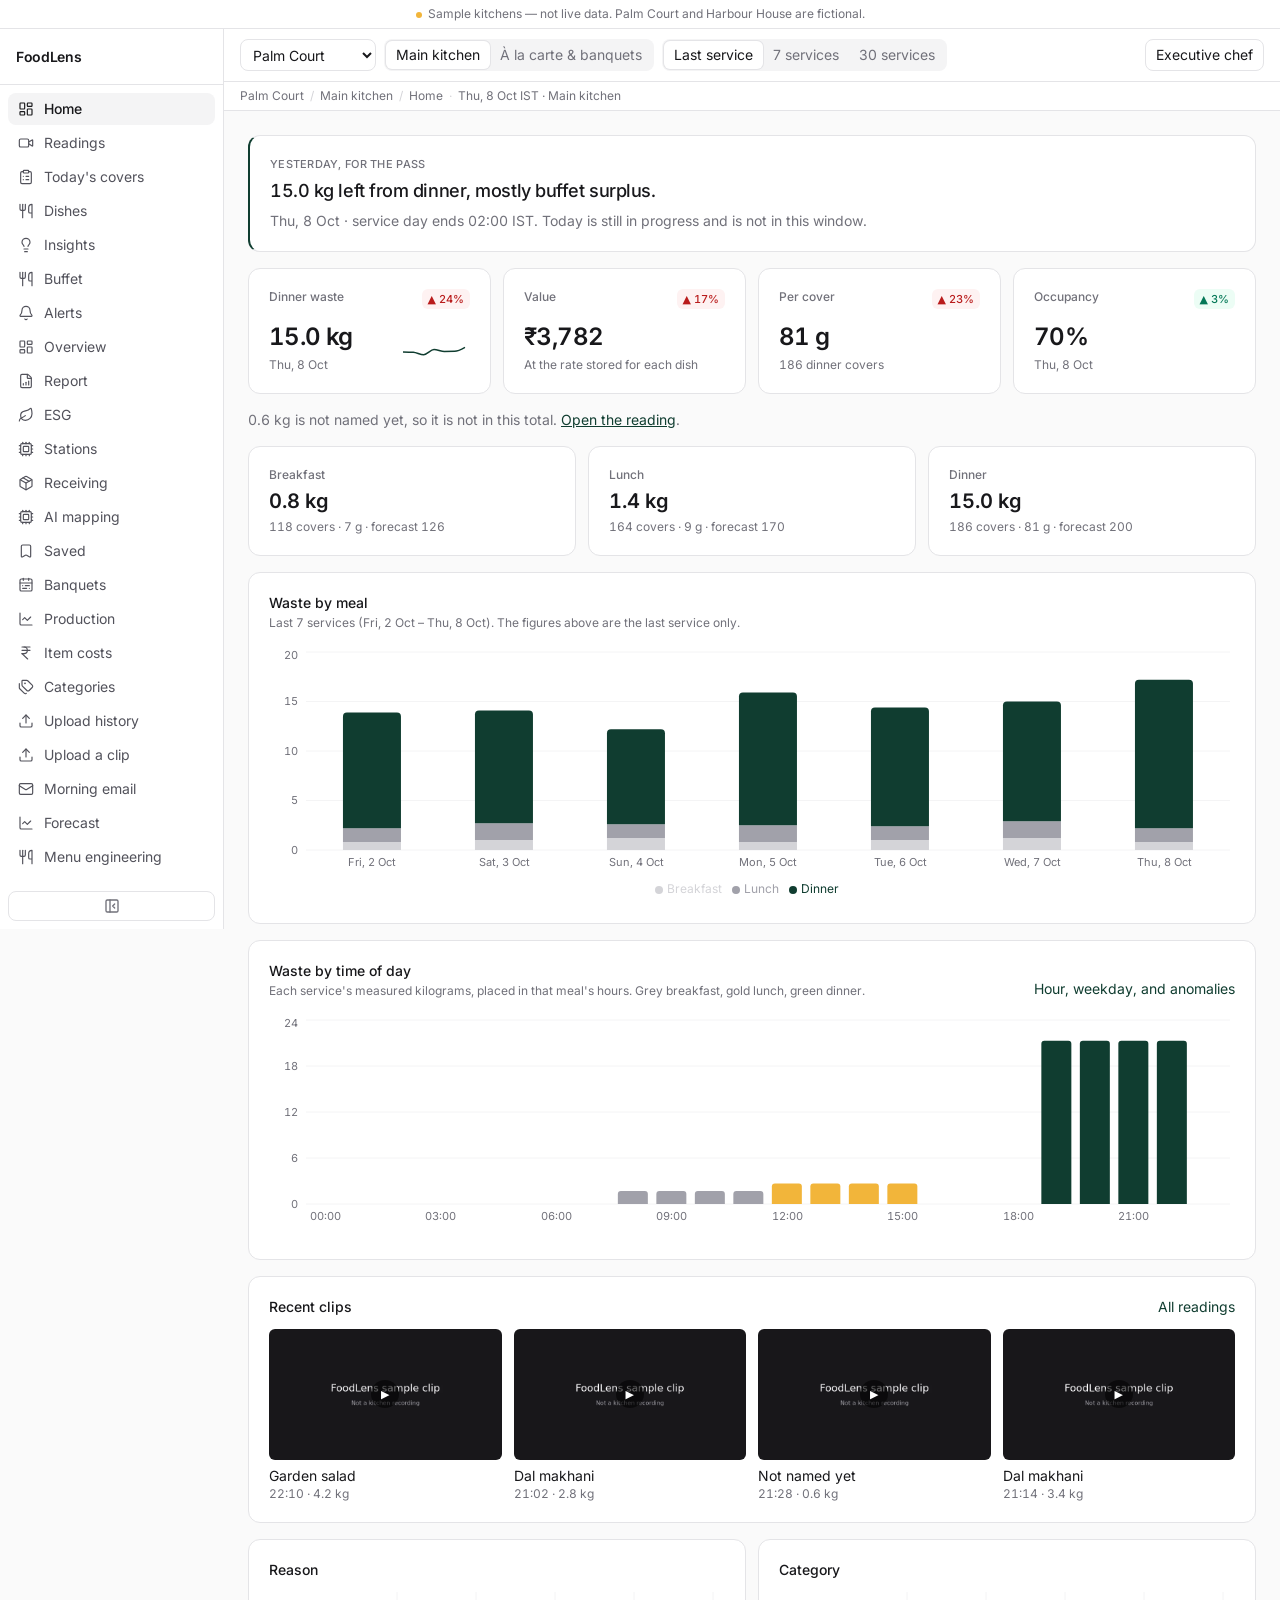
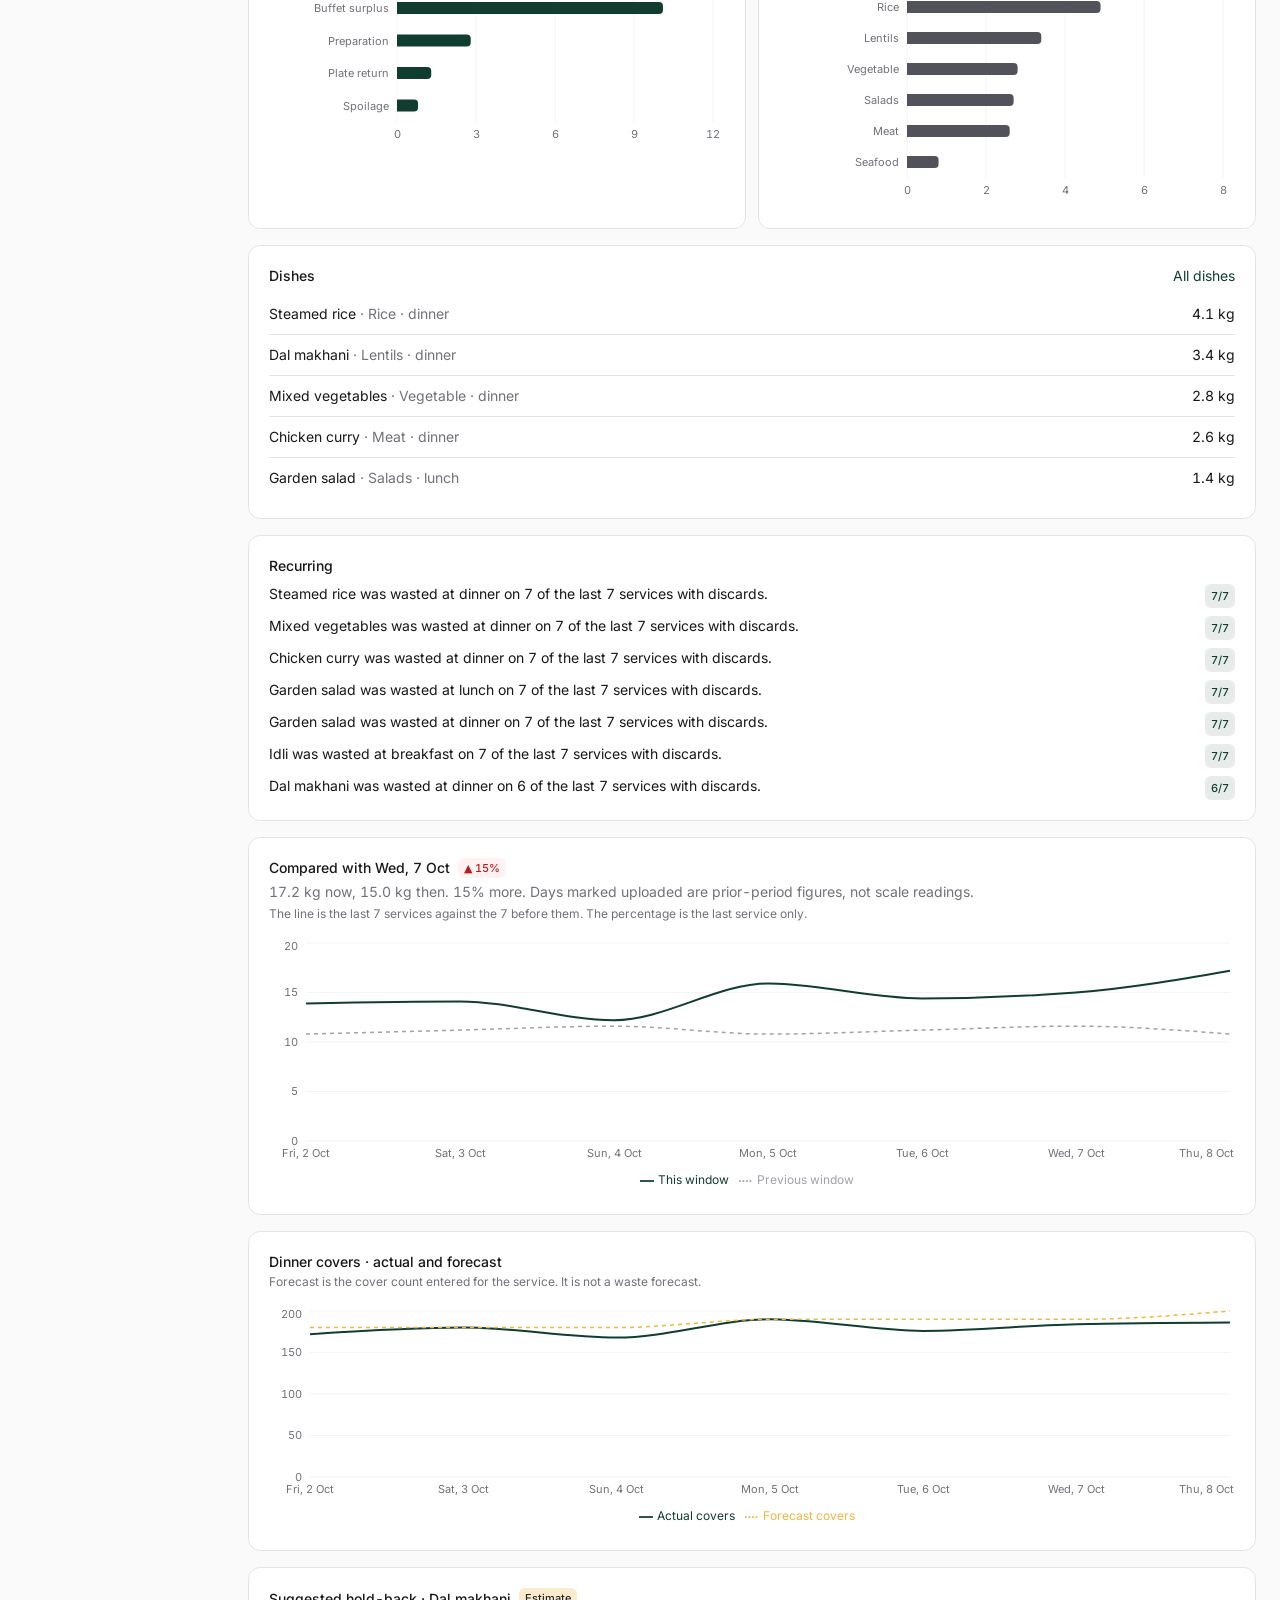
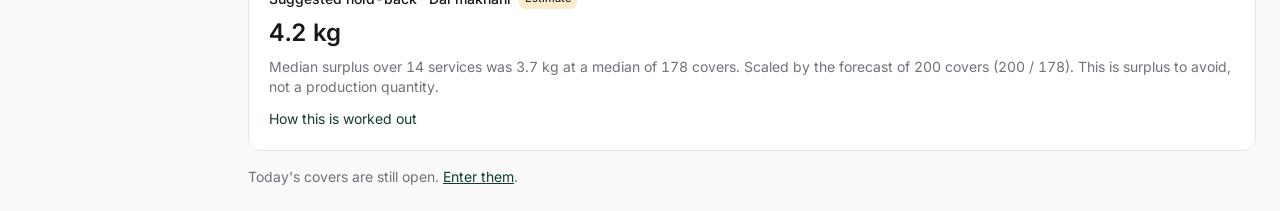
<file: foodlens-v3-preview/index.html>
<!doctype html>
<html lang="en">
  <head>
    <meta charset="UTF-8" />
    <meta name="viewport" content="width=device-width, initial-scale=1.0" />
    <meta name="robots" content="noindex,nofollow" />
    <title>FoodLens</title>
    <script type="module" crossorigin src="/foodlens-v3-preview/assets/index-CcjBht7G.js"></script>
    <link rel="stylesheet" crossorigin href="/foodlens-v3-preview/assets/index-CmCNtGsy.css">
  <script>
(function () {
  var base = '/foodlens-v3-preview'
  var path = location.pathname
  if (path.indexOf(base) !== 0 || location.hash) return
  var extra = path.slice(base.length).replace(/\/index\.html$/, '').replace(/\/$/, '')
  if (extra) location.replace(base + '/#' + extra + location.search)
})()
</script>
  </head>
  <body>
    <div id="root"></div>
  </body>
</html>
</file>
<file: foodlens-v3-preview/assets/index-CmCNtGsy.css>
@font-face{font-family:Inter;font-style:normal;font-display:swap;font-weight:400;src:url(/foodlens-v3-preview/assets/inter-cyrillic-ext-400-normal-BQZuk6qB.woff2) format("woff2"),url(/foodlens-v3-preview/assets/inter-cyrillic-ext-400-normal-DQukG94-.woff) format("woff");unicode-range:U+0460-052F,U+1C80-1C8A,U+20B4,U+2DE0-2DFF,U+A640-A69F,U+FE2E-FE2F}@font-face{font-family:Inter;font-style:normal;font-display:swap;font-weight:400;src:url(/foodlens-v3-preview/assets/inter-cyrillic-400-normal-obahsSVq.woff2) format("woff2"),url(/foodlens-v3-preview/assets/inter-cyrillic-400-normal-HOLc17fK.woff) format("woff");unicode-range:U+0301,U+0400-045F,U+0490-0491,U+04B0-04B1,U+2116}@font-face{font-family:Inter;font-style:normal;font-display:swap;font-weight:400;src:url(/foodlens-v3-preview/assets/inter-greek-ext-400-normal-DGGRlc-M.woff2) format("woff2"),url(/foodlens-v3-preview/assets/inter-greek-ext-400-normal-KugGGMne.woff) format("woff");unicode-range:U+1F00-1FFF}@font-face{font-family:Inter;font-style:normal;font-display:swap;font-weight:400;src:url(/foodlens-v3-preview/assets/inter-greek-400-normal-B4URO6DV.woff2) format("woff2"),url(/foodlens-v3-preview/assets/inter-greek-400-normal-q2sYcFCs.woff) format("woff");unicode-range:U+0370-0377,U+037A-037F,U+0384-038A,U+038C,U+038E-03A1,U+03A3-03FF}@font-face{font-family:Inter;font-style:normal;font-display:swap;font-weight:400;src:url(/foodlens-v3-preview/assets/inter-vietnamese-400-normal-DMkecbls.woff2) format("woff2"),url(/foodlens-v3-preview/assets/inter-vietnamese-400-normal-Bbgyi5SW.woff) format("woff");unicode-range:U+0102-0103,U+0110-0111,U+0128-0129,U+0168-0169,U+01A0-01A1,U+01AF-01B0,U+0300-0301,U+0303-0304,U+0308-0309,U+0323,U+0329,U+1EA0-1EF9,U+20AB}@font-face{font-family:Inter;font-style:normal;font-display:swap;font-weight:400;src:url(/foodlens-v3-preview/assets/inter-latin-ext-400-normal-C1nco2VV.woff2) format("woff2"),url(/foodlens-v3-preview/assets/inter-latin-ext-400-normal-77YHD8bZ.woff) format("woff");unicode-range:U+0100-02BA,U+02BD-02C5,U+02C7-02CC,U+02CE-02D7,U+02DD-02FF,U+0304,U+0308,U+0329,U+1D00-1DBF,U+1E00-1E9F,U+1EF2-1EFF,U+2020,U+20A0-20AB,U+20AD-20C0,U+2113,U+2C60-2C7F,U+A720-A7FF}@font-face{font-family:Inter;font-style:normal;font-display:swap;font-weight:400;src:url(/foodlens-v3-preview/assets/inter-latin-400-normal-C38fXH4l.woff2) format("woff2"),url(/foodlens-v3-preview/assets/inter-latin-400-normal-CyCys3Eg.woff) format("woff");unicode-range:U+0000-00FF,U+0131,U+0152-0153,U+02BB-02BC,U+02C6,U+02DA,U+02DC,U+0304,U+0308,U+0329,U+2000-206F,U+20AC,U+2122,U+2191,U+2193,U+2212,U+2215,U+FEFF,U+FFFD}@font-face{font-family:Inter;font-style:normal;font-display:swap;font-weight:500;src:url(/foodlens-v3-preview/assets/inter-cyrillic-ext-500-normal-B0yAr1jD.woff2) format("woff2"),url(/foodlens-v3-preview/assets/inter-cyrillic-ext-500-normal-BmqWE9Dz.woff) format("woff");unicode-range:U+0460-052F,U+1C80-1C8A,U+20B4,U+2DE0-2DFF,U+A640-A69F,U+FE2E-FE2F}@font-face{font-family:Inter;font-style:normal;font-display:swap;font-weight:500;src:url(/foodlens-v3-preview/assets/inter-cyrillic-500-normal-BasfLYem.woff2) format("woff2"),url(/foodlens-v3-preview/assets/inter-cyrillic-500-normal-CxZf_p3X.woff) format("woff");unicode-range:U+0301,U+0400-045F,U+0490-0491,U+04B0-04B1,U+2116}@font-face{font-family:Inter;font-style:normal;font-display:swap;font-weight:500;src:url(/foodlens-v3-preview/assets/inter-greek-ext-500-normal-C4iEst2y.woff2) format("woff2"),url(/foodlens-v3-preview/assets/inter-greek-ext-500-normal-2j5mBUwD.woff) format("woff");unicode-range:U+1F00-1FFF}@font-face{font-family:Inter;font-style:normal;font-display:swap;font-weight:500;src:url(/foodlens-v3-preview/assets/inter-greek-500-normal-BIZE56-Y.woff2) format("woff2"),url(/foodlens-v3-preview/assets/inter-greek-500-normal-Xzm54t5V.woff) format("woff");unicode-range:U+0370-0377,U+037A-037F,U+0384-038A,U+038C,U+038E-03A1,U+03A3-03FF}@font-face{font-family:Inter;font-style:normal;font-display:swap;font-weight:500;src:url(/foodlens-v3-preview/assets/inter-vietnamese-500-normal-DOriooB6.woff2) format("woff2"),url(/foodlens-v3-preview/assets/inter-vietnamese-500-normal-mJboJaSs.woff) format("woff");unicode-range:U+0102-0103,U+0110-0111,U+0128-0129,U+0168-0169,U+01A0-01A1,U+01AF-01B0,U+0300-0301,U+0303-0304,U+0308-0309,U+0323,U+0329,U+1EA0-1EF9,U+20AB}@font-face{font-family:Inter;font-style:normal;font-display:swap;font-weight:500;src:url(/foodlens-v3-preview/assets/inter-latin-ext-500-normal-CV4jyFjo.woff2) format("woff2"),url(/foodlens-v3-preview/assets/inter-latin-ext-500-normal-BxGbmqWO.woff) format("woff");unicode-range:U+0100-02BA,U+02BD-02C5,U+02C7-02CC,U+02CE-02D7,U+02DD-02FF,U+0304,U+0308,U+0329,U+1D00-1DBF,U+1E00-1E9F,U+1EF2-1EFF,U+2020,U+20A0-20AB,U+20AD-20C0,U+2113,U+2C60-2C7F,U+A720-A7FF}@font-face{font-family:Inter;font-style:normal;font-display:swap;font-weight:500;src:url(/foodlens-v3-preview/assets/inter-latin-500-normal-Cerq10X2.woff2) format("woff2"),url(/foodlens-v3-preview/assets/inter-latin-500-normal-BL9OpVg8.woff) format("woff");unicode-range:U+0000-00FF,U+0131,U+0152-0153,U+02BB-02BC,U+02C6,U+02DA,U+02DC,U+0304,U+0308,U+0329,U+2000-206F,U+20AC,U+2122,U+2191,U+2193,U+2212,U+2215,U+FEFF,U+FFFD}@font-face{font-family:Inter;font-style:normal;font-display:swap;font-weight:600;src:url(/foodlens-v3-preview/assets/inter-cyrillic-ext-600-normal-Dfes3d0z.woff2) format("woff2"),url(/foodlens-v3-preview/assets/inter-cyrillic-ext-600-normal-Bcila6Z-.woff) format("woff");unicode-range:U+0460-052F,U+1C80-1C8A,U+20B4,U+2DE0-2DFF,U+A640-A69F,U+FE2E-FE2F}@font-face{font-family:Inter;font-style:normal;font-display:swap;font-weight:600;src:url(/foodlens-v3-preview/assets/inter-cyrillic-600-normal-CWCymEST.woff2) format("woff2"),url(/foodlens-v3-preview/assets/inter-cyrillic-600-normal-4D_pXhcN.woff) format("woff");unicode-range:U+0301,U+0400-045F,U+0490-0491,U+04B0-04B1,U+2116}@font-face{font-family:Inter;font-style:normal;font-display:swap;font-weight:600;src:url(/foodlens-v3-preview/assets/inter-greek-ext-600-normal-DRtmH8MT.woff2) format("woff2"),url(/foodlens-v3-preview/assets/inter-greek-ext-600-normal-B8X0CLgF.woff) format("woff");unicode-range:U+1F00-1FFF}@font-face{font-family:Inter;font-style:normal;font-display:swap;font-weight:600;src:url(/foodlens-v3-preview/assets/inter-greek-600-normal-plRanbMR.woff2) format("woff2"),url(/foodlens-v3-preview/assets/inter-greek-600-normal-BZpKdvQh.woff) format("woff");unicode-range:U+0370-0377,U+037A-037F,U+0384-038A,U+038C,U+038E-03A1,U+03A3-03FF}@font-face{font-family:Inter;font-style:normal;font-display:swap;font-weight:600;src:url(/foodlens-v3-preview/assets/inter-vietnamese-600-normal-Cc8MFFhd.woff2) format("woff2"),url(/foodlens-v3-preview/assets/inter-vietnamese-600-normal-BuLX-rYi.woff) format("woff");unicode-range:U+0102-0103,U+0110-0111,U+0128-0129,U+0168-0169,U+01A0-01A1,U+01AF-01B0,U+0300-0301,U+0303-0304,U+0308-0309,U+0323,U+0329,U+1EA0-1EF9,U+20AB}@font-face{font-family:Inter;font-style:normal;font-display:swap;font-weight:600;src:url(/foodlens-v3-preview/assets/inter-latin-ext-600-normal-D2bJ5OIk.woff2) format("woff2"),url(/foodlens-v3-preview/assets/inter-latin-ext-600-normal-CIVaiw4L.woff) format("woff");unicode-range:U+0100-02BA,U+02BD-02C5,U+02C7-02CC,U+02CE-02D7,U+02DD-02FF,U+0304,U+0308,U+0329,U+1D00-1DBF,U+1E00-1E9F,U+1EF2-1EFF,U+2020,U+20A0-20AB,U+20AD-20C0,U+2113,U+2C60-2C7F,U+A720-A7FF}@font-face{font-family:Inter;font-style:normal;font-display:swap;font-weight:600;src:url(/foodlens-v3-preview/assets/inter-latin-600-normal-LgqL8muc.woff2) format("woff2"),url(/foodlens-v3-preview/assets/inter-latin-600-normal-CiBQ2DWP.woff) format("woff");unicode-range:U+0000-00FF,U+0131,U+0152-0153,U+02BB-02BC,U+02C6,U+02DA,U+02DC,U+0304,U+0308,U+0329,U+2000-206F,U+20AC,U+2122,U+2191,U+2193,U+2212,U+2215,U+FEFF,U+FFFD}*,:before,:after{--tw-border-spacing-x: 0;--tw-border-spacing-y: 0;--tw-translate-x: 0;--tw-translate-y: 0;--tw-rotate: 0;--tw-skew-x: 0;--tw-skew-y: 0;--tw-scale-x: 1;--tw-scale-y: 1;--tw-pan-x: ;--tw-pan-y: ;--tw-pinch-zoom: ;--tw-scroll-snap-strictness: proximity;--tw-gradient-from-position: ;--tw-gradient-via-position: ;--tw-gradient-to-position: ;--tw-ordinal: ;--tw-slashed-zero: ;--tw-numeric-figure: ;--tw-numeric-spacing: ;--tw-numeric-fraction: ;--tw-ring-inset: ;--tw-ring-offset-width: 0px;--tw-ring-offset-color: #fff;--tw-ring-color: rgb(59 130 246 / .5);--tw-ring-offset-shadow: 0 0 #0000;--tw-ring-shadow: 0 0 #0000;--tw-shadow: 0 0 #0000;--tw-shadow-colored: 0 0 #0000;--tw-blur: ;--tw-brightness: ;--tw-contrast: ;--tw-grayscale: ;--tw-hue-rotate: ;--tw-invert: ;--tw-saturate: ;--tw-sepia: ;--tw-drop-shadow: ;--tw-backdrop-blur: ;--tw-backdrop-brightness: ;--tw-backdrop-contrast: ;--tw-backdrop-grayscale: ;--tw-backdrop-hue-rotate: ;--tw-backdrop-invert: ;--tw-backdrop-opacity: ;--tw-backdrop-saturate: ;--tw-backdrop-sepia: ;--tw-contain-size: ;--tw-contain-layout: ;--tw-contain-paint: ;--tw-contain-style: }::backdrop{--tw-border-spacing-x: 0;--tw-border-spacing-y: 0;--tw-translate-x: 0;--tw-translate-y: 0;--tw-rotate: 0;--tw-skew-x: 0;--tw-skew-y: 0;--tw-scale-x: 1;--tw-scale-y: 1;--tw-pan-x: ;--tw-pan-y: ;--tw-pinch-zoom: ;--tw-scroll-snap-strictness: proximity;--tw-gradient-from-position: ;--tw-gradient-via-position: ;--tw-gradient-to-position: ;--tw-ordinal: ;--tw-slashed-zero: ;--tw-numeric-figure: ;--tw-numeric-spacing: ;--tw-numeric-fraction: ;--tw-ring-inset: ;--tw-ring-offset-width: 0px;--tw-ring-offset-color: #fff;--tw-ring-color: rgb(59 130 246 / .5);--tw-ring-offset-shadow: 0 0 #0000;--tw-ring-shadow: 0 0 #0000;--tw-shadow: 0 0 #0000;--tw-shadow-colored: 0 0 #0000;--tw-blur: ;--tw-brightness: ;--tw-contrast: ;--tw-grayscale: ;--tw-hue-rotate: ;--tw-invert: ;--tw-saturate: ;--tw-sepia: ;--tw-drop-shadow: ;--tw-backdrop-blur: ;--tw-backdrop-brightness: ;--tw-backdrop-contrast: ;--tw-backdrop-grayscale: ;--tw-backdrop-hue-rotate: ;--tw-backdrop-invert: ;--tw-backdrop-opacity: ;--tw-backdrop-saturate: ;--tw-backdrop-sepia: ;--tw-contain-size: ;--tw-contain-layout: ;--tw-contain-paint: ;--tw-contain-style: }*,:before,:after{box-sizing:border-box;border-width:0;border-style:solid;border-color:#e5e7eb}:before,:after{--tw-content: ""}html,:host{line-height:1.5;-webkit-text-size-adjust:100%;-moz-tab-size:4;-o-tab-size:4;tab-size:4;font-family:Inter,ui-sans-serif,system-ui,sans-serif;font-feature-settings:normal;font-variation-settings:normal;-webkit-tap-highlight-color:transparent}body{margin:0;line-height:inherit}hr{height:0;color:inherit;border-top-width:1px}abbr:where([title]){-webkit-text-decoration:underline dotted;text-decoration:underline dotted}h1,h2,h3,h4,h5,h6{font-size:inherit;font-weight:inherit}a{color:inherit;text-decoration:inherit}b,strong{font-weight:bolder}code,kbd,samp,pre{font-family:ui-monospace,SFMono-Regular,Menlo,Monaco,Consolas,Liberation Mono,Courier New,monospace;font-feature-settings:normal;font-variation-settings:normal;font-size:1em}small{font-size:80%}sub,sup{font-size:75%;line-height:0;position:relative;vertical-align:baseline}sub{bottom:-.25em}sup{top:-.5em}table{text-indent:0;border-color:inherit;border-collapse:collapse}button,input,optgroup,select,textarea{font-family:inherit;font-feature-settings:inherit;font-variation-settings:inherit;font-size:100%;font-weight:inherit;line-height:inherit;letter-spacing:inherit;color:inherit;margin:0;padding:0}button,select{text-transform:none}button,input:where([type=button]),input:where([type=reset]),input:where([type=submit]){-webkit-appearance:button;background-color:transparent;background-image:none}:-moz-focusring{outline:auto}:-moz-ui-invalid{box-shadow:none}progress{vertical-align:baseline}::-webkit-inner-spin-button,::-webkit-outer-spin-button{height:auto}[type=search]{-webkit-appearance:textfield;outline-offset:-2px}::-webkit-search-decoration{-webkit-appearance:none}::-webkit-file-upload-button{-webkit-appearance:button;font:inherit}summary{display:list-item}blockquote,dl,dd,h1,h2,h3,h4,h5,h6,hr,figure,p,pre{margin:0}fieldset{margin:0;padding:0}legend{padding:0}ol,ul,menu{list-style:none;margin:0;padding:0}dialog{padding:0}textarea{resize:vertical}input::-moz-placeholder,textarea::-moz-placeholder{opacity:1;color:#9ca3af}input::placeholder,textarea::placeholder{opacity:1;color:#9ca3af}button,[role=button]{cursor:pointer}:disabled{cursor:default}img,svg,video,canvas,audio,iframe,embed,object{display:block;vertical-align:middle}img,video{max-width:100%;height:auto}[hidden]:where(:not([hidden=until-found])){display:none}.container{width:100%}@media(min-width:640px){.container{max-width:640px}}@media(min-width:768px){.container{max-width:768px}}@media(min-width:1024px){.container{max-width:1024px}}@media(min-width:1280px){.container{max-width:1280px}}@media(min-width:1536px){.container{max-width:1536px}}.sr-only{position:absolute;width:1px;height:1px;padding:0;margin:-1px;overflow:hidden;clip:rect(0,0,0,0);white-space:nowrap;border-width:0}.fixed{position:fixed}.absolute{position:absolute}.relative{position:relative}.sticky{position:sticky}.inset-0{top:0;right:0;bottom:0;left:0}.inset-x-0{left:0;right:0}.inset-y-0{top:0;bottom:0}.bottom-0{bottom:0}.bottom-20{bottom:5rem}.left-0{left:0}.left-3{left:.75rem}.right-0{right:0}.right-3{right:.75rem}.right-4{right:1rem}.top-0{top:0}.top-3{top:.75rem}.z-10{z-index:10}.z-20{z-index:20}.z-30{z-index:30}.z-40{z-index:40}.z-50{z-index:50}.col-span-2{grid-column:span 2 / span 2}.m-2{margin:.5rem}.mx-1\.5{margin-left:.375rem;margin-right:.375rem}.mx-auto{margin-left:auto;margin-right:auto}.-mb-px{margin-bottom:-1px}.mb-1\.5{margin-bottom:.375rem}.mb-2{margin-bottom:.5rem}.mb-3{margin-bottom:.75rem}.ml-2{margin-left:.5rem}.ml-auto{margin-left:auto}.mr-1\.5{margin-right:.375rem}.mt-0\.5{margin-top:.125rem}.mt-1{margin-top:.25rem}.mt-1\.5{margin-top:.375rem}.mt-2{margin-top:.5rem}.mt-3{margin-top:.75rem}.mt-4{margin-top:1rem}.mt-6{margin-top:1.5rem}.block{display:block}.inline-block{display:inline-block}.flex{display:flex}.inline-flex{display:inline-flex}.table{display:table}.grid{display:grid}.hidden{display:none}.aspect-video{aspect-ratio:16 / 9}.h-1\.5{height:.375rem}.h-10{height:2.5rem}.h-12{height:3rem}.h-14{height:3.5rem}.h-16{height:4rem}.h-48{height:12rem}.h-56{height:14rem}.h-64{height:16rem}.h-7{height:1.75rem}.h-8{height:2rem}.h-9{height:2.25rem}.h-full{height:100%}.h-screen{height:100vh}.max-h-\[32rem\]{max-height:32rem}.min-h-screen{min-height:100vh}.w-1\.5{width:.375rem}.w-14{width:3.5rem}.w-16{width:4rem}.w-20{width:5rem}.w-24{width:6rem}.w-28{width:7rem}.w-48{width:12rem}.w-56{width:14rem}.w-64{width:16rem}.w-7{width:1.75rem}.w-9{width:2.25rem}.w-\[72px\]{width:72px}.w-full{width:100%}.min-w-0{min-width:0px}.max-w-2xl{max-width:42rem}.max-w-md{max-width:28rem}.max-w-sm{max-width:24rem}.flex-1{flex:1 1 0%}.shrink-0{flex-shrink:0}.transform{transform:translate(var(--tw-translate-x),var(--tw-translate-y)) rotate(var(--tw-rotate)) skew(var(--tw-skew-x)) skewY(var(--tw-skew-y)) scaleX(var(--tw-scale-x)) scaleY(var(--tw-scale-y))}@keyframes pulse{50%{opacity:.5}}.animate-pulse{animation:pulse 2s cubic-bezier(.4,0,.6,1) infinite}.cursor-pointer{cursor:pointer}.grid-cols-2{grid-template-columns:repeat(2,minmax(0,1fr))}.grid-cols-3{grid-template-columns:repeat(3,minmax(0,1fr))}.grid-cols-4{grid-template-columns:repeat(4,minmax(0,1fr))}.flex-col{flex-direction:column}.flex-wrap{flex-wrap:wrap}.items-start{align-items:flex-start}.items-end{align-items:flex-end}.items-center{align-items:center}.justify-center{justify-content:center}.justify-between{justify-content:space-between}.gap-0\.5{gap:.125rem}.gap-1{gap:.25rem}.gap-2{gap:.5rem}.gap-2\.5{gap:.625rem}.gap-3{gap:.75rem}.gap-4{gap:1rem}.overflow-auto{overflow:auto}.overflow-hidden{overflow:hidden}.overflow-x-auto{overflow-x:auto}.overflow-y-auto{overflow-y:auto}.rounded-full{border-radius:9999px}.rounded-lg{border-radius:.5rem}.rounded-md{border-radius:.375rem}.rounded-xl{border-radius:.75rem}.border{border-width:1px}.border-b{border-bottom-width:1px}.border-b-2{border-bottom-width:2px}.border-l-2{border-left-width:2px}.border-r{border-right-width:1px}.border-t{border-top-width:1px}.border-dashed{border-style:dashed}.border-forest{--tw-border-opacity: 1;border-color:rgb(16 61 48 / var(--tw-border-opacity, 1))}.border-line{--tw-border-opacity: 1;border-color:rgb(228 228 231 / var(--tw-border-opacity, 1))}.border-transparent{border-color:transparent}.border-zinc-300{--tw-border-opacity: 1;border-color:rgb(212 212 216 / var(--tw-border-opacity, 1))}.border-l-forest{--tw-border-opacity: 1;border-left-color:rgb(16 61 48 / var(--tw-border-opacity, 1))}.bg-\[\#f2b53a\]\/25{background-color:#f2b53a40}.bg-black\/55{background-color:#0000008c}.bg-black\/60{background-color:#0009}.bg-canvas{--tw-bg-opacity: 1;background-color:rgb(250 250 250 / var(--tw-bg-opacity, 1))}.bg-emerald-50{--tw-bg-opacity: 1;background-color:rgb(236 253 245 / var(--tw-bg-opacity, 1))}.bg-forest{--tw-bg-opacity: 1;background-color:rgb(16 61 48 / var(--tw-bg-opacity, 1))}.bg-forest\/10{background-color:#103d301a}.bg-forest\/5{background-color:#103d300d}.bg-red-50{--tw-bg-opacity: 1;background-color:rgb(254 242 242 / var(--tw-bg-opacity, 1))}.bg-turmeric{--tw-bg-opacity: 1;background-color:rgb(242 181 58 / var(--tw-bg-opacity, 1))}.bg-white{--tw-bg-opacity: 1;background-color:rgb(255 255 255 / var(--tw-bg-opacity, 1))}.bg-zinc-100{--tw-bg-opacity: 1;background-color:rgb(244 244 245 / var(--tw-bg-opacity, 1))}.bg-zinc-50{--tw-bg-opacity: 1;background-color:rgb(250 250 250 / var(--tw-bg-opacity, 1))}.bg-zinc-900\/20{background-color:#18181b33}.bg-zinc-950{--tw-bg-opacity: 1;background-color:rgb(9 9 11 / var(--tw-bg-opacity, 1))}.object-cover{-o-object-fit:cover;object-fit:cover}.p-0\.5{padding:.125rem}.p-1{padding:.25rem}.p-1\.5{padding:.375rem}.p-2{padding:.5rem}.p-3{padding:.75rem}.p-4{padding:1rem}.px-1{padding-left:.25rem;padding-right:.25rem}.px-1\.5{padding-left:.375rem;padding-right:.375rem}.px-2{padding-left:.5rem;padding-right:.5rem}.px-2\.5{padding-left:.625rem;padding-right:.625rem}.px-3{padding-left:.75rem;padding-right:.75rem}.px-4{padding-left:1rem;padding-right:1rem}.px-5{padding-left:1.25rem;padding-right:1.25rem}.py-0\.5{padding-top:.125rem;padding-bottom:.125rem}.py-1{padding-top:.25rem;padding-bottom:.25rem}.py-1\.5{padding-top:.375rem;padding-bottom:.375rem}.py-10{padding-top:2.5rem;padding-bottom:2.5rem}.py-16{padding-top:4rem;padding-bottom:4rem}.py-2{padding-top:.5rem;padding-bottom:.5rem}.py-2\.5{padding-top:.625rem;padding-bottom:.625rem}.py-3{padding-top:.75rem;padding-bottom:.75rem}.py-4{padding-top:1rem;padding-bottom:1rem}.py-6{padding-top:1.5rem;padding-bottom:1.5rem}.py-8{padding-top:2rem;padding-bottom:2rem}.pb-2{padding-bottom:.5rem}.pb-20{padding-bottom:5rem}.pb-3{padding-bottom:.75rem}.pb-4{padding-bottom:1rem}.pt-4{padding-top:1rem}.text-left{text-align:left}.text-center{text-align:center}.text-right{text-align:right}.align-middle{vertical-align:middle}.text-2xl{font-size:1.5rem;line-height:2rem}.text-3xl{font-size:1.875rem;line-height:2.25rem}.text-\[10px\]{font-size:10px}.text-\[11px\]{font-size:11px}.text-base{font-size:1rem;line-height:1.5rem}.text-lg{font-size:1.125rem;line-height:1.75rem}.text-sm{font-size:.875rem;line-height:1.25rem}.text-xl{font-size:1.25rem;line-height:1.75rem}.text-xs{font-size:.75rem;line-height:1rem}.font-medium{font-weight:500}.font-semibold{font-weight:600}.uppercase{text-transform:uppercase}.capitalize{text-transform:capitalize}.tabular-nums{--tw-numeric-spacing: tabular-nums;font-variant-numeric:var(--tw-ordinal) var(--tw-slashed-zero) var(--tw-numeric-figure) var(--tw-numeric-spacing) var(--tw-numeric-fraction)}.tracking-tight{letter-spacing:-.025em}.tracking-wide{letter-spacing:.025em}.text-emerald-700{--tw-text-opacity: 1;color:rgb(4 120 87 / var(--tw-text-opacity, 1))}.text-forest{--tw-text-opacity: 1;color:rgb(16 61 48 / var(--tw-text-opacity, 1))}.text-ink{--tw-text-opacity: 1;color:rgb(24 24 27 / var(--tw-text-opacity, 1))}.text-muted{--tw-text-opacity: 1;color:rgb(113 113 122 / var(--tw-text-opacity, 1))}.text-red-700{--tw-text-opacity: 1;color:rgb(185 28 28 / var(--tw-text-opacity, 1))}.text-white{--tw-text-opacity: 1;color:rgb(255 255 255 / var(--tw-text-opacity, 1))}.text-zinc-300{--tw-text-opacity: 1;color:rgb(212 212 216 / var(--tw-text-opacity, 1))}.text-zinc-400{--tw-text-opacity: 1;color:rgb(161 161 170 / var(--tw-text-opacity, 1))}.text-zinc-600{--tw-text-opacity: 1;color:rgb(82 82 91 / var(--tw-text-opacity, 1))}.text-zinc-700{--tw-text-opacity: 1;color:rgb(63 63 70 / var(--tw-text-opacity, 1))}.text-zinc-800{--tw-text-opacity: 1;color:rgb(39 39 42 / var(--tw-text-opacity, 1))}.underline{text-decoration-line:underline}.shadow-\[0_0_0_1px_\#e4e4e7\]{--tw-shadow: 0 0 0 1px #e4e4e7;--tw-shadow-colored: 0 0 0 1px var(--tw-shadow-color);box-shadow:var(--tw-ring-offset-shadow, 0 0 #0000),var(--tw-ring-shadow, 0 0 #0000),var(--tw-shadow)}.invert{--tw-invert: invert(100%);filter:var(--tw-blur) var(--tw-brightness) var(--tw-contrast) var(--tw-grayscale) var(--tw-hue-rotate) var(--tw-invert) var(--tw-saturate) var(--tw-sepia) var(--tw-drop-shadow)}.filter{filter:var(--tw-blur) var(--tw-brightness) var(--tw-contrast) var(--tw-grayscale) var(--tw-hue-rotate) var(--tw-invert) var(--tw-saturate) var(--tw-sepia) var(--tw-drop-shadow)}html,body{font-family:Inter,ui-sans-serif,system-ui,sans-serif}body{margin:0;background:#fafafa;color:#18181b;font-variant-numeric:tabular-nums;-webkit-font-smoothing:antialiased}@media print{aside,.no-print,.sample-banner{display:none!important}main{max-width:none!important}body{background:#fff}}.placeholder\:text-zinc-400::-moz-placeholder{--tw-text-opacity: 1;color:rgb(161 161 170 / var(--tw-text-opacity, 1))}.placeholder\:text-zinc-400::placeholder{--tw-text-opacity: 1;color:rgb(161 161 170 / var(--tw-text-opacity, 1))}.first\:border-t-0:first-child{border-top-width:0px}.hover\:bg-\[\#0c2e24\]:hover{--tw-bg-opacity: 1;background-color:rgb(12 46 36 / var(--tw-bg-opacity, 1))}.hover\:bg-zinc-50:hover{--tw-bg-opacity: 1;background-color:rgb(250 250 250 / var(--tw-bg-opacity, 1))}.hover\:text-forest:hover{--tw-text-opacity: 1;color:rgb(16 61 48 / var(--tw-text-opacity, 1))}.hover\:text-ink:hover{--tw-text-opacity: 1;color:rgb(24 24 27 / var(--tw-text-opacity, 1))}.focus\:border-forest:focus{--tw-border-opacity: 1;border-color:rgb(16 61 48 / var(--tw-border-opacity, 1))}.focus\:outline-none:focus{outline:2px solid transparent;outline-offset:2px}.focus\:ring-2:focus{--tw-ring-offset-shadow: var(--tw-ring-inset) 0 0 0 var(--tw-ring-offset-width) var(--tw-ring-offset-color);--tw-ring-shadow: var(--tw-ring-inset) 0 0 0 calc(2px + var(--tw-ring-offset-width)) var(--tw-ring-color);box-shadow:var(--tw-ring-offset-shadow),var(--tw-ring-shadow),var(--tw-shadow, 0 0 #0000)}.focus\:ring-forest\/15:focus{--tw-ring-color: rgb(16 61 48 / .15)}@media(min-width:640px){.sm\:w-auto{width:auto}.sm\:grid-cols-2{grid-template-columns:repeat(2,minmax(0,1fr))}.sm\:grid-cols-3{grid-template-columns:repeat(3,minmax(0,1fr))}.sm\:grid-cols-4{grid-template-columns:repeat(4,minmax(0,1fr))}.sm\:flex-row{flex-direction:row}.sm\:items-start{align-items:flex-start}.sm\:items-center{align-items:center}.sm\:justify-between{justify-content:space-between}.sm\:p-5{padding:1.25rem}.sm\:px-6{padding-left:1.5rem;padding-right:1.5rem}.sm\:text-sm{font-size:.875rem;line-height:1.25rem}}@media(min-width:768px){.md\:bottom-6{bottom:1.5rem}.md\:flex{display:flex}.md\:hidden{display:none}.md\:pb-0{padding-bottom:0}}@media(min-width:1024px){.lg\:grid-cols-2{grid-template-columns:repeat(2,minmax(0,1fr))}.lg\:grid-cols-4{grid-template-columns:repeat(4,minmax(0,1fr))}}@media(min-width:1280px){.xl\:grid-cols-4{grid-template-columns:repeat(4,minmax(0,1fr))}}
</file>
